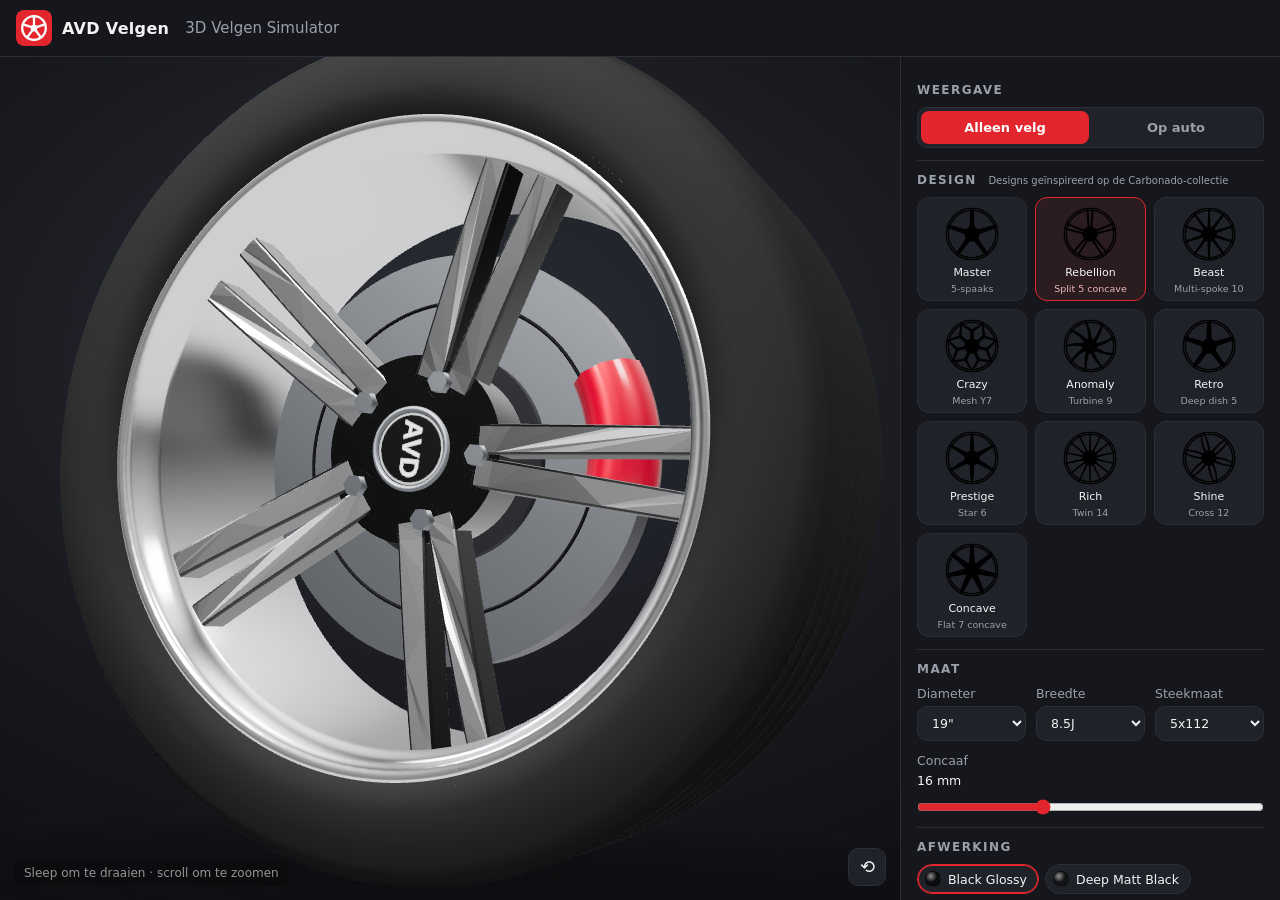
<file: index.html>
<!doctype html>
<html lang="nl">
<head>
  <meta charset="utf-8">
  <meta name="viewport" content="width=device-width, initial-scale=1">
  <title>3D Velgen Simulator – AVD Velgen</title>
  <meta name="description" content="Stel je velgen samen in 3D: kies design, maat, afwerking en band en vraag direct een offerte aan bij AVD Velgen.">
  <link rel="icon" href="assets/favicon.svg" type="image/svg+xml">
  <link rel="stylesheet" href="css/style.css">
  <script type="importmap">
    { "imports": { "three": "./vendor/three/three.module.min.js", "three/addons/": "./vendor/three/addons/" } }
  </script>
</head>
<body data-bg="dark">
  <header class="top">
    <a id="shopLink" class="brand" href="https://avdvelgen.be" target="_blank" rel="noopener">
      <img src="assets/logo.svg" alt="" width="36" height="36">
      <span id="shopName">AVD Velgen</span>
    </a>
    <h1>3D Velgen Simulator</h1>
    <button id="togglePanel" class="icon-btn" type="button" aria-label="Instellingen tonen of verbergen">☰</button>
  </header>

  <main class="layout">
    <section id="viewer" class="viewer" aria-label="3D-weergave van de velg">
      <canvas id="scene"></canvas>
      <p id="nogl" class="nogl" hidden>Je browser ondersteunt geen WebGL. Probeer een recente versie van Chrome, Edge, Firefox of Safari.</p>
      <div class="viewer-hint">Sleep om te draaien · scroll om te zoomen</div>
      <div id="loading" class="loading" hidden><span></span> Model laden…</div>
      <button id="resetView" class="icon-btn float" type="button" title="Camera terugzetten">⟲</button>
      <div id="toast" class="toast" role="status"></div>
    </section>

    <aside class="panel">
      <div class="group">
        <h2>Weergave</h2>
        <div id="modes" class="segmented" role="tablist">
          <button type="button" class="seg active" data-mode="wheel" role="tab">Alleen velg</button>
          <button type="button" class="seg" data-mode="car" role="tab">Op auto</button>
        </div>
      </div>

      <div id="carGroup" class="group" hidden>
        <h2>Auto</h2>
        <div id="cars" class="chips"></div>
        <h3>Carrosseriekleur</h3>
        <div id="carColors" class="chips"></div>
        <p id="carCredit" class="credit"></p>
      </div>

      <div class="group">
        <h2>Design <small id="brandNote" class="h2-note"></small></h2>
        <div id="designs" class="designs"></div>
      </div>

      <div class="group">
        <h2>Maat</h2>
        <div class="row">
          <label>Diameter <select id="diameter"></select></label>
          <label>Breedte <select id="width"></select></label>
          <label>Steekmaat <select id="pcd"></select></label>
        </div>
        <label class="slider">Concaaf <output id="concaveVal">10 mm</output>
          <input id="concave" type="range" min="0" max="45" step="1" value="10">
        </label>
      </div>

      <div class="group">
        <h2>Afwerking</h2>
        <div id="finishes" class="chips"></div>
        <h3>Lip &amp; spaakvlak</h3>
        <div id="lips" class="chips"></div>
      </div>

      <div class="group">
        <h2>Band &amp; remmen</h2>
        <div class="row">
          <label class="check"><input id="tyre" type="checkbox" checked> Band tonen</label>
          <label>Profiel <select id="profile"></select></label>
        </div>
        <h3>Remklauw</h3>
        <div id="calipers" class="chips"></div>
      </div>

      <div class="group">
        <h2>Achtergrond</h2>
        <div id="bgs" class="chips"></div>
        <label class="check"><input id="rotate" type="checkbox" checked> Automatisch draaien</label>
      </div>

      <div class="group summary">
        <h2>Jouw configuratie</h2>
        <p id="sumTitle" class="sum-title"></p>
        <p id="sumFinish"></p>
        <p id="sumTyre" class="muted"></p>
        <div class="actions">
          <button id="quote" class="btn primary" type="button">Offerte aanvragen</button>
          <button id="share" class="btn" type="button">Link delen</button>
          <button id="download" class="btn" type="button">Afbeelding opslaan</button>
          <button id="reset" class="btn ghost" type="button">Alles resetten</button>
        </div>
        <div id="quoteBox" class="quote-box" hidden>
          <p class="muted">Opent je e-mailprogramma niet? Kopieer de tekst hieronder en mail ze zelf.</p>
          <textarea id="quoteText" rows="9" readonly></textarea>
          <div class="row">
            <button id="copyQuote" class="btn" type="button">Tekst kopiëren</button>
            <button id="closeQuote" class="btn ghost" type="button">Sluiten</button>
          </div>
        </div>
        <p class="disclaimer">De 3D-weergave is een visuele benadering. Kleuren en maten kunnen afwijken van het eindproduct. Vraag een offerte aan voor de exacte beschikbaarheid voor jouw wagen.</p>
      </div>

      <div class="group contact">
        <h2>Contact</h2>
        <p id="cName" class="sum-title"></p>
        <p id="cAddress"></p>
        <p id="cPhone"></p>
        <p id="cEmail" class="accent"></p>
        <p id="cHours" class="muted"></p>
      </div>
    </aside>
  </main>

  <script type="module" src="js/app.js"></script>
</body>
</html>
</file>
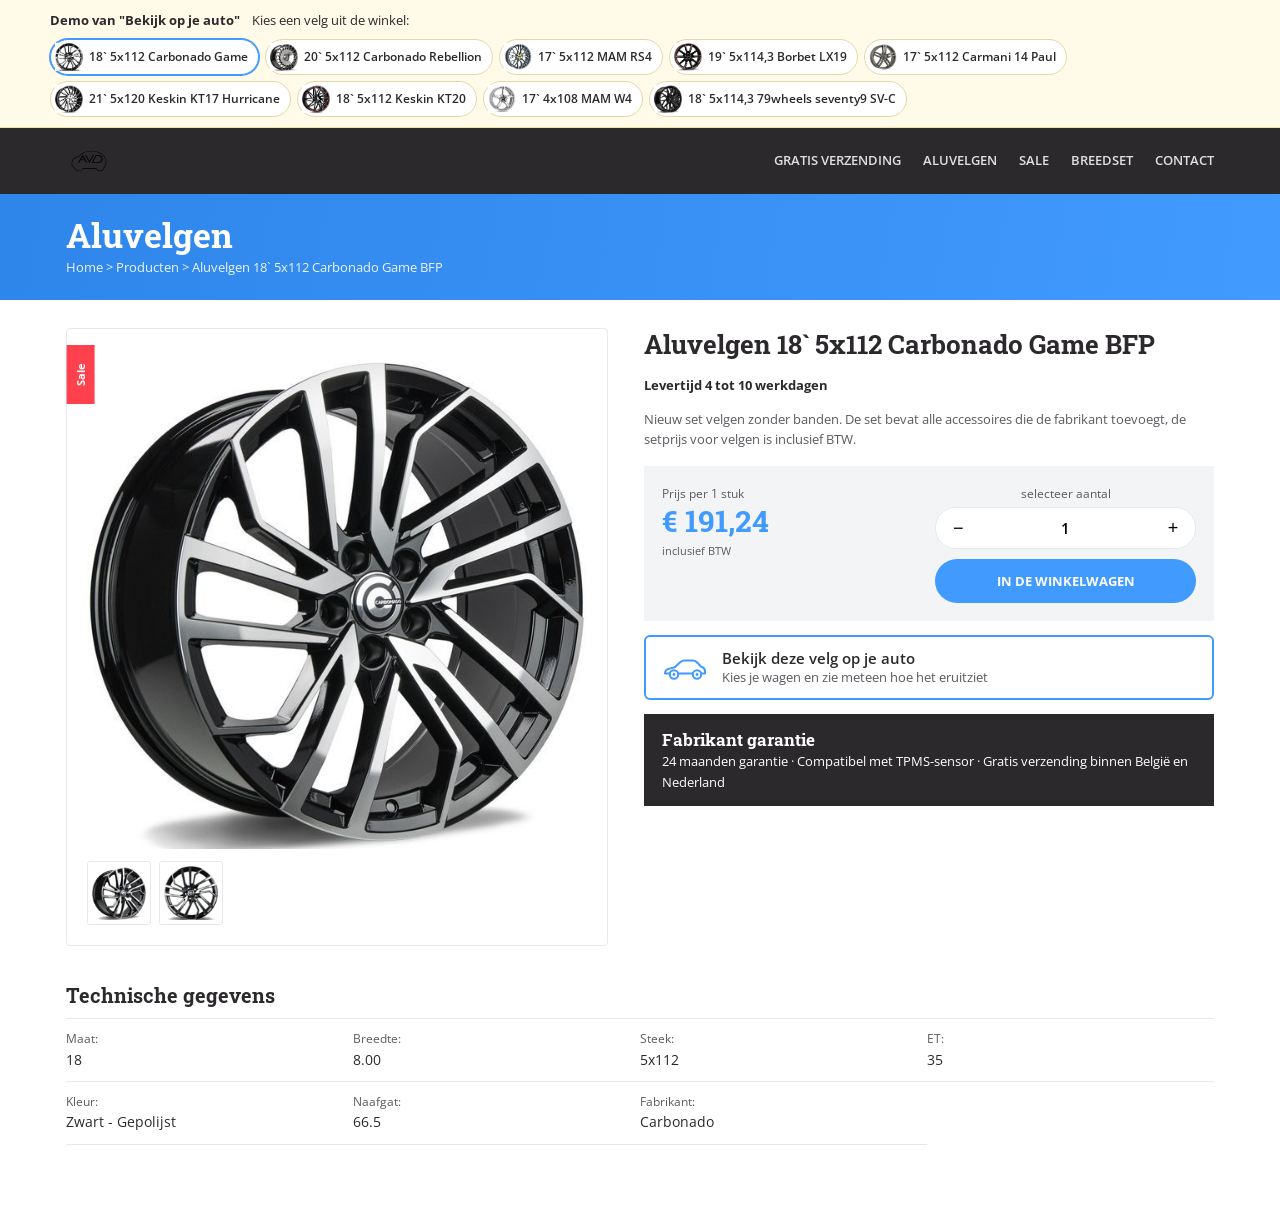
<file: demo/index.html>
<!doctype html>
<html lang="nl-BE">
<head>
<meta charset="utf-8">
<meta name="viewport" content="width=device-width, initial-scale=1">
<title>Velg op je auto · AVD Velgen demo</title>
<link rel="preconnect" href="https://fonts.googleapis.com">
<link rel="preconnect" href="https://fonts.gstatic.com" crossorigin>
<link href="https://fonts.googleapis.com/css2?family=Open+Sans:wght@400;600;700&family=Roboto+Slab:wght@300;400;700&display=swap" rel="stylesheet">
<style>
  :root { --blauw: #419afe; --donker: #2c292d; --tekst: #2c292d; --grijs: #5d5960; --lijn: #e6e8eb; --vlak: #f3f4f6; }
  * { box-sizing: border-box; }
  body { margin: 0; font: 14px/1.6 "Open Sans", sans-serif; color: var(--tekst); background: #fff; }
  a { color: inherit; }
  .demo { background: #fffbe8; border-bottom: 1px solid #f0e2a6; padding: 10px 16px; font-size: 13px; }
  .demo-in { max-width: 1180px; margin: 0 auto; display: flex; flex-wrap: wrap; align-items: center; gap: 8px 12px; }
  .demo strong { font-weight: 700; }
  .demo-velgen { display: flex; flex-wrap: wrap; gap: 6px; }
  .demo-velgen button { display: flex; align-items: center; gap: 6px; min-height: 36px; padding: 3px 10px 3px 4px; border: 1px solid #e3d7a8; border-radius: 999px; background: #fff; font: 600 12px "Open Sans", sans-serif; color: var(--tekst); cursor: pointer; }
  .demo-velgen button img { width: 28px; height: 28px; object-fit: contain; }
  .demo-velgen button[aria-pressed="true"] { border-color: var(--blauw); box-shadow: 0 0 0 1px var(--blauw); }
  .demo-velgen button:focus-visible { outline: 3px solid #1c6fd1; outline-offset: 2px; }

  header.top { background: var(--donker); color: #fff; }
  .top-in { max-width: 1180px; margin: 0 auto; padding: 10px 16px; display: flex; align-items: center; gap: 16px; }
  .top-in img { height: 46px; filter: invert(1) brightness(2); }
  .top-in nav { margin-left: auto; display: flex; gap: 22px; font-weight: 600; font-size: 13px; text-transform: uppercase; }
  .top-in nav a { text-decoration: none; opacity: .85; }
  .top-in nav a:hover { opacity: 1; }
  .band { background: linear-gradient(100deg, #2f86ea, var(--blauw)); color: #fff; }
  .band-in { max-width: 1180px; margin: 0 auto; padding: 22px 16px; }
  .band h2 { margin: 0; font: 700 34px/1.1 "Roboto Slab", serif; }
  .band p { margin: 4px 0 0; font-size: 13px; opacity: .9; }

  main { max-width: 1180px; margin: 0 auto; padding: 28px 16px 60px; }
  .product { display: grid; grid-template-columns: minmax(0, 1fr) minmax(0, 1.05fr); gap: 36px; }
  .galerij { border: 1px solid var(--lijn); border-radius: 4px; padding: 20px; position: relative; }
  .galerij .hoofd { display: block; width: 100%; aspect-ratio: 1; object-fit: contain; }
  .galerij .duimen { display: flex; gap: 8px; margin-top: 12px; }
  .galerij .duimen img { width: 64px; height: 64px; object-fit: contain; border: 1px solid var(--lijn); border-radius: 3px; padding: 4px; }
  .sale { position: absolute; left: 0; top: 16px; background: #fe414c; color: #fff; font-size: 11px; font-weight: 700; padding: 18px 5px; writing-mode: vertical-rl; transform: rotate(180deg); }
  h1 { margin: 0 0 6px; font: 700 26px/1.3 "Roboto Slab", serif; color: var(--tekst); }
  .levertijd { font-weight: 700; font-size: 13px; }
  .intro { color: var(--grijs); font-size: 13px; }
  .sell-box-form { display: grid; grid-template-columns: 1fr 1fr; gap: 12px; background: var(--vlak); padding: 18px; margin-top: 16px; }
  .price-add { font-size: 12px; color: var(--grijs); }
  .price-new { font: 700 30px/1.2 "Roboto Slab", serif; color: var(--blauw); }
  .priceVatIncluded { font-size: 11px; color: var(--grijs); }
  .quantity label { display: block; text-align: center; font-size: 12px; color: var(--grijs); margin-bottom: 4px; }
  .qty { display: grid; grid-template-columns: 44px 1fr 44px; background: #fff; border-radius: 999px; overflow: hidden; border: 1px solid var(--lijn); }
  .qty button { border: 0; background: #fff; font-size: 18px; cursor: pointer; min-height: 40px; }
  .qty input { border: 0; text-align: center; font: 600 15px "Open Sans", sans-serif; width: 100%; }
  .btn-cart { margin-top: 10px; width: 100%; min-height: 44px; border: 0; border-radius: 999px; background: var(--blauw); color: #fff; font: 700 13px "Open Sans", sans-serif; text-transform: uppercase; cursor: pointer; }
  .garantie { background: var(--donker); color: #fff; padding: 14px 18px; margin-top: 14px; font-size: 13px; }
  .garantie strong { font: 700 17px "Roboto Slab", serif; display: block; }
  .data { margin-top: 36px; }
  .data-title { font: 700 20px "Roboto Slab", serif; margin-bottom: 10px; }
  .data ul { list-style: none; margin: 0; padding: 0; display: grid; grid-template-columns: repeat(4, 1fr); border-top: 1px solid var(--lijn); }
  .data li { border-bottom: 1px solid var(--lijn); padding: 10px 12px 10px 0; }
  .data-li-title { font-size: 12px; color: var(--grijs); }
  .toast { position: fixed; left: 50%; bottom: 24px; transform: translate(-50%, 20px); background: var(--donker); color: #fff; padding: 12px 18px; border-radius: 8px; opacity: 0; transition: .25s; pointer-events: none; font-weight: 600; }
  .toast.is-zichtbaar { opacity: 1; transform: translate(-50%, 0); }
  @media (max-width: 820px) {
    .product { grid-template-columns: 1fr; gap: 20px; }
    .top-in nav { display: none; }
    .band h2 { font-size: 26px; }
    .data ul { grid-template-columns: repeat(2, 1fr); }
    .sell-box-form { grid-template-columns: 1fr; }
  }
</style>
</head>
<body>
  <div class="demo" role="region" aria-label="Demo">
    <div class="demo-in">
      <strong>Demo van "Bekijk op je auto"</strong>
      <span>Kies een velg uit de winkel:</span>
      <div class="demo-velgen" id="demo-velgen"></div>
    </div>
  </div>

  <header class="top">
    <div class="top-in">
      <img src="logo.svg" alt="AVD Velgen">
      <nav aria-label="Hoofdmenu"><a href="#">Gratis verzending</a><a href="#">Aluvelgen</a><a href="#">Sale</a><a href="#">Breedset</a><a href="#">Contact</a></nav>
    </div>
  </header>
  <div class="band"><div class="band-in"><h2>Aluvelgen</h2><p>Home &gt; Producten &gt; <span id="kruimel"></span></p></div></div>

  <main id="product"></main>
  <div class="toast" id="toast" role="status" aria-live="polite"></div>

<script>
  var VELGEN = [
    { titel: "Aluvelgen 18` 5x112 Carbonado Game BFP", prijs: "191,24", fotos: ["velgen/carbonado-game-1.jpg", "velgen/carbonado-game-2.jpg"], s: { Maat: "18", Breedte: "8.00", Steek: "5x112", ET: "35", Kleur: "Zwart - Gepolijst", Naafgat: "66.5", Fabrikant: "Carbonado" } },
    { titel: "Aluvelgen 20` 5x112 Carbonado Rebellion BFP", prijs: "273,29", fotos: ["velgen/carbonado-rebellion.jpg"], s: { Maat: "20", Breedte: "9.50", Steek: "5x112", ET: "45", Kleur: "Zwart - Glans", Naafgat: "66.5", Fabrikant: "Carbonado" } },
    { titel: "Aluvelgen 17` 5x112 MAM RS4 PFP", prijs: "189,72", fotos: ["velgen/mam-rs4.jpg"], s: { Maat: "17", Breedte: "7.50", Steek: "5x112", ET: "35", Kleur: "Grafiet - Gepolijst", Naafgat: "66.5", Fabrikant: "MAM Leichtmetallräder" } },
    { titel: "Aluvelgen 19` 5x114,3 Borbet LX19 BGRR", prijs: "255,60", fotos: ["velgen/borbet-lx19.jpg"], s: { Maat: "19", Breedte: "8.00", Steek: "5x114.3", ET: "45", Kleur: "Zwart - Glans", Naafgat: "72.6", Fabrikant: "Borbet" } },
    { titel: "Aluvelgen 17` 5x112 Carmani 14 Paul HG", prijs: "189,30", fotos: ["velgen/carmani-14.png"], s: { Maat: "17", Breedte: "7.50", Steek: "5x112", ET: "35", Kleur: "Grafiet - Glans", Naafgat: "66.5", Fabrikant: "Carmani" } },
    { titel: "Aluvelgen 21` 5x120 Keskin KT17 Hurricane MBFP", prijs: "331,54", fotos: ["velgen/keskin-kt17.jpg"], s: { Maat: "21", Breedte: "9.50", Steek: "5x120", ET: "38", Kleur: "Zwart - Gepolijst", Naafgat: "74.1", Fabrikant: "Keskin Tuning" } },
    { titel: "Aluvelgen 18` 5x112 Keskin KT20 BPRI", prijs: "231,61", fotos: ["velgen/keskin-kt20.jpg"], s: { Maat: "18", Breedte: "8.00", Steek: "5x112", ET: "30", Kleur: "Zwart - Glans", Naafgat: "72.6", Fabrikant: "Keskin Tuning" } },
    { titel: "Aluvelgen 17` 4x108 MAM W4 SL", prijs: "168,11", fotos: ["velgen/mam-w4.jpg"], s: { Maat: "17", Breedte: "7.00", Steek: "4x108", ET: "35", Kleur: "Zilver - Glans", Naafgat: "63.4", Fabrikant: "MAM Leichtmetallräder" } },
    { titel: "Aluvelgen 18` 5x114,3 79wheels seventy9 SV-C BG", prijs: "202,58", fotos: ["velgen/seventy9.jpg"], s: { Maat: "18", Breedte: "8.00", Steek: "5x114.3", ET: "40", Kleur: "Zwart - Glans", Naafgat: "73.1", Fabrikant: "Seventy9" } }
  ];

  // In de echte winkel doet de bestaande winkelwagenknop dit; in de demo tonen we een melding.
  window.AVD_VELG_OP_AUTO = {
    url3d: '3d/',
    onInWinkelwagen: function (product, aantal, auto) {
      var t = document.getElementById('toast');
      t.textContent = aantal + ' × ' + product.naam + ' in je winkelwagen';
      t.classList.add('is-zichtbaar');
      setTimeout(function () { t.classList.remove('is-zichtbaar'); }, 2600);
    }
  };

  function esc(s) { return String(s).replace(/[&<>"]/g, function (c) { return { '&': '&amp;', '<': '&lt;', '>': '&gt;', '"': '&quot;' }[c]; }); }

  function toon(i) {
    var v = VELGEN[i];
    document.getElementById('kruimel').textContent = v.titel;
    document.title = v.titel + ' · AVD Velgen demo';
    // Zelfde opbouw en klassen als de productpagina op avdvelgen.be, zodat het script zijn gegevens zelf vindt
    document.getElementById('product').innerHTML =
      '<div class="product">' +
        '<div class="galerij"><span class="sale">Sale</span>' +
          '<img class="product-image hoofd" src="' + v.fotos[0] + '" alt="' + esc(v.titel) + '">' +
          '<div class="duimen">' + v.fotos.map(function (f, k) { return k ? '<img class="product-image" src="' + f + '" alt="">' : '<img src="' + f + '" alt="">'; }).join('') + '</div>' +
        '</div>' +
        '<div>' +
          '<h1 class="h1">' + esc(v.titel) + '</h1>' +
          '<p class="levertijd">Levertijd 4 tot 10 werkdagen</p>' +
          '<p class="intro">Nieuw set velgen zonder banden. De set bevat alle accessoires die de fabrikant toevoegt, de setprijs voor velgen is inclusief BTW.</p>' +
          '<div class="sell-box-form sell-box-form-table">' +
            '<div><div class="price-add">Prijs per 1 stuk</div><span class="price price-new shop-product-price-gross"><span class="val">€&nbsp;' + v.prijs + '</span></span><br><span class="priceVatIncluded">inclusief BTW</span></div>' +
            '<div><div class="form-group quantity"><label for="productPageQuantity">selecteer aantal</label>' +
              '<div class="qty"><button type="button" aria-label="Eén minder" onclick="var q=document.getElementById(\'productPageQuantity\');q.value=Math.max(1,q.value-1)">−</button><input id="productPageQuantity" value="1" inputmode="numeric"><button type="button" aria-label="Eén meer" onclick="var q=document.getElementById(\'productPageQuantity\');q.value=+q.value+1">+</button></div></div>' +
              '<button type="button" class="btn btn-primary btn-cart">In de winkelwagen</button></div>' +
          '</div>' +
          '<div class="garantie"><strong>Fabrikant garantie</strong>24 maanden garantie · Compatibel met TPMS-sensor · Gratis verzending binnen België en Nederland</div>' +
        '</div>' +
      '</div>' +
      '<div class="data"><div class="data-title">Technische gegevens</div><ul>' +
        Object.keys(v.s).map(function (k) { return '<li><div class="data-li"><div class="data-li-title">' + k + ':</div> ' + esc(v.s[k]) + '</div></li>'; }).join('') +
      '</ul></div>';
    document.querySelectorAll('#demo-velgen button').forEach(function (b, k) { b.setAttribute('aria-pressed', String(k === i)); });
    if (window.AVDVelgOpAuto) window.AVDVelgOpAuto.plaatsKnop();
  }

  document.getElementById('demo-velgen').innerHTML = VELGEN.map(function (v, i) {
    var kort = v.titel.replace(/^Aluvelgen\s+/, '').replace(/\s+\S+$/, '');
    return '<button type="button" data-i="' + i + '"><img src="' + v.fotos[v.fotos.length - 1] + '" alt="">' + esc(kort) + '</button>';
  }).join('');
  document.getElementById('demo-velgen').addEventListener('click', function (e) {
    var b = e.target.closest('button');
    if (b) toon(+b.getAttribute('data-i'));
  });
  toon(0);
</script>
<script src="../avd-velg-op-auto.js"></script>
</body>
</html>
</file>
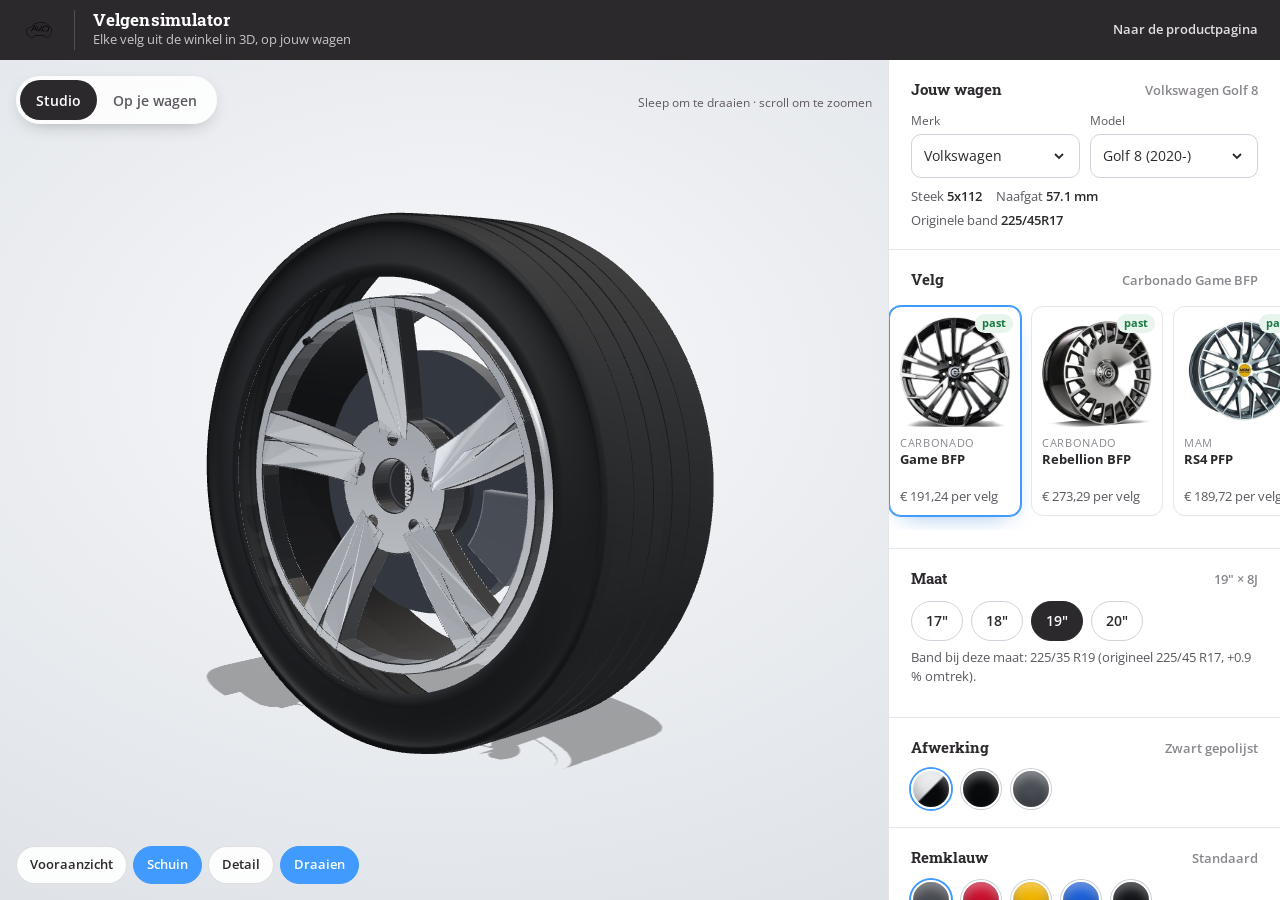
<file: demo/simulator/index.html>
<!doctype html>
<html lang="nl-BE">
<head>
<meta charset="utf-8">
<meta name="viewport" content="width=device-width, initial-scale=1, viewport-fit=cover">
<title>Velgensimulator · AVD Velgen</title>
<meta name="description" content="Kies je wagen en bekijk elke velg uit de winkel in 3D: in de studio of gemonteerd op jouw auto, in de juiste maat en afwerking.">
<link rel="preconnect" href="https://fonts.googleapis.com">
<link rel="preconnect" href="https://fonts.gstatic.com" crossorigin>
<link href="https://fonts.googleapis.com/css2?family=Open+Sans:wght@400;600;700&family=Roboto+Slab:wght@400;700&display=swap" rel="stylesheet">
<link rel="icon" href="../logo.svg">
<style>
  :root {
    --blauw: #419afe; --blauw-donker: #1c6fd1; --donker: #2c292d; --tekst: #2c292d; --grijs: #5d5960; --zacht: #8a868d;
    --lijn: #e3e6ea; --vlak: #f4f5f7; --wit: #fff; --rood: #c8102e; --groen: #1d7a46; --amber: #a86400;
    --paneel: 392px; --radius: 12px; --focus: 0 0 0 3px #fff, 0 0 0 5px var(--blauw-donker);
    --ease: cubic-bezier(.2,.8,.2,1);
    color-scheme: light;
  }
  * { box-sizing: border-box; }
  html, body { height: 100%; }
  body { margin: 0; font: 14px/1.5 "Open Sans", system-ui, sans-serif; color: var(--tekst); background: var(--vlak); display: grid; grid-template-rows: auto 1fr; -webkit-font-smoothing: antialiased; }
  ::selection { background: #cfe4ff; color: var(--donker); }
  :focus-visible { outline: none; box-shadow: var(--focus); }
  button { font: inherit; color: inherit; }
  .sr { position: absolute; width: 1px; height: 1px; overflow: hidden; clip: rect(0 0 0 0); white-space: nowrap; }

  /* kop */
  .kop { display: flex; align-items: center; gap: 18px; padding: 0 22px; height: 60px; background: var(--donker); color: #fff; }
  .kop img { height: 34px; filter: invert(1) brightness(2); }
  .kop h1 { margin: 0; font: 700 17px/1.2 "Roboto Slab", serif; letter-spacing: .005em; }
  .kop p { margin: 0; font-size: 12.5px; color: #c8c4ca; }
  .kop .titel { display: flex; flex-direction: column; gap: 1px; border-left: 1px solid rgba(255,255,255,.18); padding-left: 18px; }
  .kop a.terug { margin-left: auto; color: #fff; text-decoration: none; font-weight: 600; font-size: 13px; opacity: .85; display: inline-flex; align-items: center; gap: 8px; min-height: 44px; }
  .kop a.terug:hover { opacity: 1; text-decoration: underline; text-underline-offset: 3px; }

  /* indeling */
  .lijf { display: grid; grid-template-columns: minmax(0, 1fr) var(--paneel); min-height: 0; }
  .podium { position: relative; min-height: 0; background: radial-gradient(120% 90% at 50% 38%, #f7f8fa 0%, #e6e9ed 55%, #d9dde2 100%); }
  .podium canvas { display: block; width: 100%; height: 100%; outline: none; touch-action: none; }
  .podium canvas:focus-visible { box-shadow: inset 0 0 0 3px var(--blauw-donker); }

  .segment { position: absolute; left: 16px; top: 16px; display: inline-flex; padding: 4px; border-radius: 999px; background: rgba(255,255,255,.86); backdrop-filter: blur(10px); box-shadow: 0 6px 20px -10px rgba(20,24,30,.45); }
  .segment button { min-height: 40px; padding: 0 16px; border: 0; border-radius: 999px; background: transparent; font-weight: 600; color: var(--grijs); cursor: pointer; transition: background .25s var(--ease), color .25s var(--ease); }
  .segment button[aria-pressed="true"] { background: var(--donker); color: #fff; }
  .segment button:not([aria-pressed="true"]):hover { color: var(--donker); }

  .hoeken { position: absolute; left: 16px; bottom: 16px; display: flex; flex-wrap: wrap; gap: 6px; }
  .hoeken button { min-height: 38px; padding: 0 13px; border: 1px solid rgba(44,41,45,.14); border-radius: 999px; background: rgba(255,255,255,.9); font-weight: 600; font-size: 12.5px; color: var(--donker); cursor: pointer; transition: border-color .2s, background .2s; }
  .hoeken button:hover { border-color: var(--blauw); }
  .hoeken button[aria-pressed="true"] { background: var(--blauw); border-color: var(--blauw); color: #fff; }

  .laden { position: absolute; inset: 0; display: grid; place-items: center; padding: 24px; text-align: center; background: rgba(236,238,241,.78); backdrop-filter: blur(6px); color: var(--grijs); font-weight: 600; opacity: 0; pointer-events: none; transition: opacity .35s var(--ease); }
  .laden.aan { opacity: 1; pointer-events: auto; }
  .laden .ring { width: 46px; height: 46px; margin: 0 auto 12px; border-radius: 50%; border: 3px solid #cfd4da; border-top-color: var(--blauw); animation: draai 1s linear infinite; }
  .laden small { display: block; margin-top: 6px; font-weight: 400; color: var(--zacht); }
  .laden .fout { color: var(--rood); }
  @keyframes draai { to { transform: rotate(360deg); } }
  @media (prefers-reduced-motion: reduce) { .laden .ring { animation-duration: 3s; } }

  .bron { position: absolute; right: 16px; bottom: 16px; max-width: min(60%, 520px); font-size: 11.5px; color: var(--grijs); background: rgba(255,255,255,.82); padding: 5px 10px; border-radius: 8px; }
  .bron a { color: var(--blauw-donker); }
  .tip { position: absolute; right: 16px; top: 22px; font-size: 12px; color: var(--grijs); }

  /* paneel */
  .paneel { background: var(--wit); border-left: 1px solid var(--lijn); overflow: auto; overscroll-behavior: contain; display: flex; flex-direction: column; scrollbar-width: thin; scrollbar-color: #c9ced4 transparent; }
  .paneel::-webkit-scrollbar { width: 8px; } .paneel::-webkit-scrollbar-thumb { background: #c9ced4; border-radius: 8px; }
  .stap { padding: 20px 22px 18px; border-bottom: 1px solid var(--lijn); }
  .stap h2 { margin: 0 0 12px; font: 700 15px/1.3 "Roboto Slab", serif; display: flex; align-items: baseline; gap: 10px; }
  .stap h2 .nu { margin-left: auto; font: 600 12.5px "Open Sans", sans-serif; color: var(--zacht); }
  .veld { display: block; margin-bottom: 10px; }
  .veld span { display: block; font-size: 12px; color: var(--grijs); margin-bottom: 4px; }
  select { width: 100%; min-height: 44px; padding: 0 38px 0 12px; border: 1px solid #cfd4da; border-radius: 10px; background: #fff url("data:image/svg+xml,%3Csvg xmlns='http://www.w3.org/2000/svg' width='16' height='16' fill='none' stroke='%232c292d' stroke-width='1.8'%3E%3Cpath d='M4 6l4 4 4-4'/%3E%3C/svg%3E") no-repeat right 12px center; appearance: none; font: 14px "Open Sans", sans-serif; color: var(--donker); }
  select:hover { border-color: #aab1b9; }
  .twee { display: grid; grid-template-columns: 1fr 1fr; gap: 10px; }
  .feit { display: flex; flex-wrap: wrap; gap: 6px 14px; font-size: 12.5px; color: var(--grijs); }
  .feit b { color: var(--donker); font-weight: 600; }

  /* velgenstrook */
  .strook { display: flex; gap: 10px; overflow-x: auto; padding: 4px 22px 14px; margin: 0 -22px; scroll-snap-type: x proximity; scrollbar-width: thin; scrollbar-color: #c9ced4 transparent; }
  .strook::-webkit-scrollbar { height: 8px; } .strook::-webkit-scrollbar-thumb { background: #c9ced4; border-radius: 8px; }
  .velg { position: relative; flex: 0 0 132px; scroll-snap-align: start; }
  .velg input { position: absolute; opacity: 0; width: 1px; height: 1px; }
  .velg span.kaart { display: block; border: 1px solid var(--lijn); border-radius: var(--radius); padding: 10px 10px 9px; background: #fff; cursor: pointer; transition: border-color .2s, transform .25s var(--ease), box-shadow .25s var(--ease); }
  .velg span.kaart:hover { transform: translateY(-2px); box-shadow: 0 10px 24px -14px rgba(20,24,30,.5); }
  .velg img { display: block; width: 100%; aspect-ratio: 1; object-fit: contain; margin-bottom: 8px; }
  .velg .merk { display: block; font-size: 11px; text-transform: uppercase; letter-spacing: .06em; color: var(--zacht); }
  .velg .naam { display: block; font-weight: 700; font-size: 13px; line-height: 1.25; color: var(--donker); min-height: 2.5em; }
  .velg .prijs { display: block; margin-top: 4px; font-size: 12.5px; color: var(--grijs); font-variant-numeric: tabular-nums; }
  .velg .past { position: absolute; right: 8px; top: 8px; font-size: 10.5px; font-weight: 700; padding: 2px 7px; border-radius: 999px; background: #e8f5ec; color: var(--groen); }
  .velg .past.niet { background: #fdecef; color: var(--rood); }
  .velg input:checked + span.kaart { border-color: var(--blauw); box-shadow: 0 0 0 1px var(--blauw), 0 10px 24px -14px rgba(28,111,209,.6); }
  .velg input:focus-visible + span.kaart { box-shadow: var(--focus); }

  /* maten, stalen */
  .pillen { display: flex; flex-wrap: wrap; gap: 8px; }
  .pil { position: relative; }
  .pil input { position: absolute; opacity: 0; width: 1px; height: 1px; }
  .pil span { display: inline-flex; align-items: center; justify-content: center; min-width: 52px; min-height: 40px; padding: 0 12px; border: 1px solid #cfd4da; border-radius: 999px; background: #fff; font-weight: 600; cursor: pointer; font-variant-numeric: tabular-nums; transition: border-color .2s, background .2s, color .2s; }
  .pil span:hover { border-color: var(--blauw); }
  .pil input:checked + span { background: var(--donker); border-color: var(--donker); color: #fff; }
  .pil input:focus-visible + span { box-shadow: var(--focus); }
  .pil input:disabled + span { opacity: .4; cursor: not-allowed; }
  .stalen { display: flex; flex-wrap: wrap; gap: 10px; }
  .staal { position: relative; }
  .staal input { position: absolute; opacity: 0; width: 1px; height: 1px; }
  .staal span.bol { display: block; width: 40px; height: 40px; border-radius: 50%; border: 2px solid #fff; box-shadow: 0 0 0 1px #c9ced4, inset 0 -8px 12px rgba(0,0,0,.25), inset 0 6px 10px rgba(255,255,255,.35); cursor: pointer; transition: transform .2s var(--ease), box-shadow .2s; }
  .staal span.bol:hover { transform: scale(1.06); }
  .staal input:checked + span.bol { box-shadow: 0 0 0 2px var(--blauw), inset 0 -8px 12px rgba(0,0,0,.25), inset 0 6px 10px rgba(255,255,255,.35); }
  .staal input:focus-visible + span.bol { box-shadow: var(--focus); }
  .staal .regenboog { background: conic-gradient(#e33, #fc3, #3c6, #36c, #e33); }
  .gekozen { margin-top: 8px; font-size: 12.5px; color: var(--grijs); min-height: 1.2em; }

  /* samenvatting */
  .samen { padding: 20px 22px 24px; margin-top: auto; background: var(--vlak); }
  .samen .regel { display: flex; justify-content: space-between; gap: 12px; font-size: 13px; padding: 5px 0; border-bottom: 1px dashed #d8dce1; }
  .samen .regel:last-of-type { border-bottom: 0; }
  .samen .regel b { font-weight: 600; text-align: right; font-variant-numeric: tabular-nums; }
  .waarschuwing { margin: 10px 0 0; padding: 10px 12px; border-radius: 10px; background: #fff6e5; color: var(--amber); font-size: 12.5px; line-height: 1.45; }
  .waarschuwing:empty { display: none; }
  .prijsrij { display: flex; align-items: baseline; justify-content: space-between; margin: 14px 0 10px; }
  .prijsrij .totaal { font: 700 28px/1 "Roboto Slab", serif; color: var(--blauw-donker); font-variant-numeric: tabular-nums; }
  .prijsrij small { color: var(--zacht); font-size: 12px; }
  .cta { display: flex; align-items: center; justify-content: center; gap: 10px; width: 100%; min-height: 50px; border: 0; border-radius: 999px; background: var(--blauw); color: #fff; font-weight: 700; font-size: 14px; text-transform: uppercase; letter-spacing: .02em; cursor: pointer; transition: background .2s, transform .15s var(--ease); }
  .cta:hover { background: var(--blauw-donker); }
  .cta:active { transform: scale(.985); }
  .rij { display: grid; grid-template-columns: 1fr 1fr; gap: 8px; margin-top: 8px; }
  .tweede { min-height: 44px; border: 1px solid #cfd4da; border-radius: 999px; background: #fff; font-weight: 600; font-size: 13px; cursor: pointer; transition: border-color .2s; }
  .tweede:hover { border-color: var(--blauw); }
  .toast { position: fixed; left: 50%; bottom: 24px; transform: translate(-50%, 16px); background: var(--donker); color: #fff; padding: 12px 18px; border-radius: 10px; opacity: 0; transition: .3s var(--ease); pointer-events: none; font-weight: 600; box-shadow: 0 14px 30px -14px rgba(0,0,0,.6); }
  .toast.aan { opacity: 1; transform: translate(-50%, 0); }

  @media (max-width: 960px) {
    .lijf { grid-template-columns: 1fr; grid-template-rows: 52dvh 1fr; }
    .paneel { border-left: 0; border-top: 1px solid var(--lijn); }
    .bron { display: none; }
    .tip { display: none; }
    .kop { padding: 0 16px; gap: 12px; } .kop p { display: none; } .kop .titel { padding-left: 12px; }
    .stap, .samen { padding-left: 16px; padding-right: 16px; }
    .strook { padding-left: 16px; padding-right: 16px; margin: 0 -16px; }
    .segment { left: 12px; top: 12px; }
    .hoeken { left: 12px; bottom: 12px; right: 12px; }
  }
</style>
</head>
<body>
<header class="kop">
  <img src="../logo.svg" alt="AVD Velgen">
  <div class="titel"><h1>Velgensimulator</h1><p>Elke velg uit de winkel in 3D, op jouw wagen</p></div>
  <a class="terug" href="../">Naar de productpagina</a>
</header>

<div class="lijf">
  <section class="podium" aria-label="3D-weergave">
    <canvas id="c" tabindex="0" aria-label="3D-weergave van de gekozen velg. Sleep om te draaien, scroll om te zoomen."></canvas>
    <div class="segment" role="group" aria-label="Weergave">
      <button type="button" data-weergave="studio" aria-pressed="true">Studio</button>
      <button type="button" data-weergave="auto" aria-pressed="false">Op je wagen</button>
    </div>
    <p class="tip">Sleep om te draaien · scroll om te zoomen</p>
    <div class="hoeken" id="hoeken" role="group" aria-label="Camerastandpunt"></div>
    <div class="laden" id="laden" aria-live="polite"></div>
    <div class="bron" id="bron"></div>
  </section>

  <aside class="paneel" aria-label="Instellingen">
    <div class="stap">
      <h2>Jouw wagen <span class="nu" id="wagen-nu"></span></h2>
      <div class="twee">
        <label class="veld"><span>Merk</span><select id="merk"></select></label>
        <label class="veld"><span>Model</span><select id="model"></select></label>
      </div>
      <div class="feit" id="wagen-feit"></div>
    </div>

    <div class="stap">
      <h2>Velg <span class="nu" id="velg-nu"></span></h2>
      <div class="strook" id="velgen" role="radiogroup" aria-label="Velg kiezen"></div>
    </div>

    <div class="stap">
      <h2>Maat <span class="nu" id="maat-nu"></span></h2>
      <div class="pillen" id="maten" role="radiogroup" aria-label="Velgmaat in inch"></div>
      <p class="gekozen" id="band-tekst"></p>
    </div>

    <div class="stap">
      <h2>Afwerking <span class="nu" id="afw-nu"></span></h2>
      <div class="stalen" id="afwerkingen" role="radiogroup" aria-label="Afwerking van de velg"></div>
    </div>

    <div class="stap">
      <h2>Remklauw <span class="nu" id="klauw-nu"></span></h2>
      <div class="stalen" id="klauwen" role="radiogroup" aria-label="Kleur van de remklauw"></div>
    </div>

    <div class="stap" id="stap-lak">
      <h2>Lak van de wagen <span class="nu" id="lak-nu"></span></h2>
      <div class="stalen" id="lakken" role="radiogroup" aria-label="Lakkleur van de wagen"></div>
    </div>

    <div class="samen">
      <div class="regel"><span>Velg</span><b id="s-velg"></b></div>
      <div class="regel"><span>Maat en breedte</span><b id="s-maat"></b></div>
      <div class="regel"><span>Steek · ET · naafgat</span><b id="s-steek"></b></div>
      <div class="regel"><span>Band (voorstel)</span><b id="s-band"></b></div>
      <p class="waarschuwing" id="waarschuwing"></p>
      <div class="prijsrij"><div><span class="totaal" id="s-prijs"></span> <small>set van 4, incl. btw</small></div><small id="s-stuk"></small></div>
      <button type="button" class="cta" id="winkelwagen">Set van 4 in winkelwagen</button>
      <div class="rij">
        <button type="button" class="tweede" id="bewaar">Afbeelding bewaren</button>
        <button type="button" class="tweede" id="deel">Link kopiëren</button>
      </div>
    </div>
  </aside>
</div>
<div class="toast" id="toast" role="status" aria-live="polite"></div>

<script>window.AVD_VELG_OP_AUTO = { autoMount: false };</script>
<script src="../../avd-velg-op-auto.js"></script>
<script type="importmap">
{ "imports": {
  "three": "../../vendor/three/three.module.min.js",
  "three/addons/": "../../vendor/three/addons/"
} }
</script>
<script type="module" src="app.js"></script>
</body>
</html>
</file>
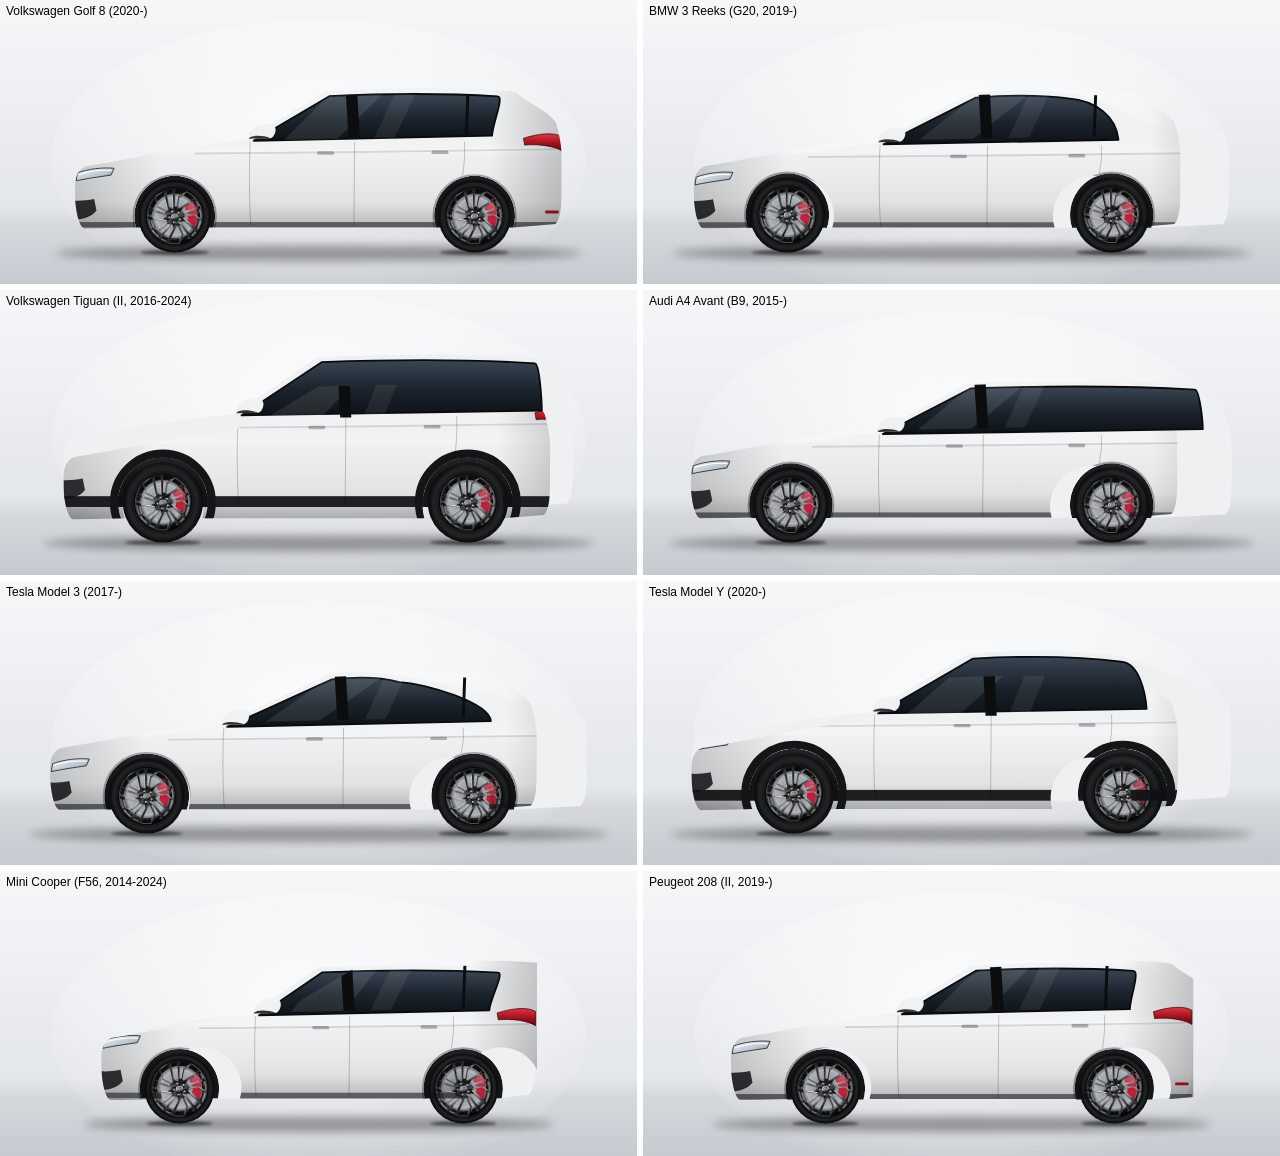
<file: test/autos.html>
<!doctype html>
<meta charset="utf-8">
<style>body{margin:0;background:#fff;font:12px sans-serif}.g{display:grid;grid-template-columns:1fr 1fr;gap:6px}.g div{position:relative}.g span{position:absolute;left:6px;top:4px}svg{display:block;width:100%}</style>
<div class="g" id="g"></div>
<script>window.AVD_VELG_OP_AUTO={autoMount:false}</script>
<script src="../avd-velg-op-auto.js"></script>
<script>
  var A = AVDVelgOpAuto, ids = (new URLSearchParams(location.search).get('ids') || 'volkswagen-golf-8-2020,bmw-3-reeks-g20-2019,volkswagen-tiguan-ii-2016-2024,audi-a4-avant-b9-2015,tesla-model-3-2017,tesla-model-y-2020,mini-cooper-f56-2014-2024,peugeot-208-ii-2019').split(',');
  var inch = +(new URLSearchParams(location.search).get('inch') || 18);
  A.maakVelg(['../demo/velgen/carbonado-game-1.jpg','../demo/velgen/carbonado-game-2.jpg']).then(function (velg) {
    document.getElementById('g').innerHTML = ids.map(function (id) {
      var a = A.autos.filter(function (x) { return x.id === id; })[0];
      if (!a) return '<div>?' + id + '</div>';
      var o = A.leesBand(a.band);
      return '<div><span>' + a.merk + ' ' + a.model + '</span>' + A.tekenAuto(a, { lak: '#eef0f2', remklauw: '#c8102e', verlaging: 0, velg: velg, inch: inch, band: A.bandVoorstel(o, inch, 8), label: a.model }) + '</div>';
    }).join('');
  });
</script>
</file>
<file: css/style.css>
:root {
  --bg: #0e0f12;
  --bg-2: #1a1c22;
  --panel: #15171c;
  --panel-2: #1f2229;
  --text: #f2f3f5;
  --muted: #9aa0ab;
  --line: #2a2e37;
  --accent: #e3262e;       /* TODO: afstemmen op huisstijl avdvelgen.be */
  --accent-2: #ff5a5f;
  --radius: 12px;
  --font: Inter, "Segoe UI", system-ui, -apple-system, Roboto, Arial, sans-serif;
}
* { box-sizing: border-box; }
html, body { height: 100%; margin: 0; }
body {
  font-family: var(--font); color: var(--text); background: var(--bg);
  display: flex; flex-direction: column; min-height: 100dvh; overflow: hidden;
}
.top {
  display: flex; align-items: center; gap: 16px; padding: 10px 16px;
  border-bottom: 1px solid var(--line); background: var(--panel);
}
.brand { display: flex; align-items: center; gap: 10px; color: var(--text); text-decoration: none; font-weight: 700; letter-spacing: .02em; }
.brand img { border-radius: 8px; }
.top h1 { font-size: 15px; font-weight: 500; color: var(--muted); margin: 0; flex: 1; }
.icon-btn {
  background: var(--panel-2); color: var(--text); border: 1px solid var(--line); border-radius: 10px;
  width: 38px; height: 38px; font-size: 18px; cursor: pointer;
}
.icon-btn.float { position: absolute; right: 14px; bottom: 14px; }

.layout { flex: 1; display: grid; grid-template-columns: 1fr 380px; min-height: 0; }
.viewer { position: relative; min-height: 0; overflow: hidden; }
#scene { width: 100%; height: 100%; display: block; touch-action: none; }
body[data-bg="dark"] .viewer  { background: radial-gradient(120% 90% at 50% 35%, #2a2d35 0%, #16181d 55%, #0b0c0f 100%); }
body[data-bg="light"] .viewer { background: radial-gradient(120% 90% at 50% 35%, #ffffff 0%, #e9ebee 55%, #c9ccd2 100%); }
body[data-bg="room"] .viewer  { background: linear-gradient(180deg, #3b3f48 0%, #262930 48%, #5a5e68 48.2%, #2f323a 100%); }
.viewer-hint {
  position: absolute; left: 14px; bottom: 14px; font-size: 12px; color: #fff; opacity: .55;
  background: rgba(0,0,0,.35); padding: 6px 10px; border-radius: 8px; pointer-events: none;
}
body[data-bg="light"] .viewer-hint { color: #111; background: rgba(255,255,255,.5); opacity: .8; }
.loading {
  position: absolute; top: 14px; left: 14px; display: flex; align-items: center; gap: 8px;
  background: rgba(0,0,0,.45); color: #fff; padding: 8px 12px; border-radius: 999px; font-size: 13px; pointer-events: none;
}
.loading span { width: 12px; height: 12px; border-radius: 50%; border: 2px solid #fff6; border-top-color: #fff; animation: spin .8s linear infinite; }
@keyframes spin { to { transform: rotate(360deg); } }
@media (prefers-reduced-motion: reduce) { .loading span { animation: none; } }
.credit { font-size: 10.5px; color: var(--muted); margin: 10px 0 0; line-height: 1.4; }
.nogl { position: absolute; inset: 0; display: grid; place-items: center; padding: 24px; text-align: center; }
.toast {
  position: absolute; top: 14px; left: 50%; transform: translate(-50%, -10px); opacity: 0;
  background: var(--accent); color: #fff; padding: 8px 14px; border-radius: 999px; font-size: 13px; transition: .25s; pointer-events: none;
}
.toast.show { opacity: 1; transform: translate(-50%, 0); }

.panel { background: var(--panel); border-left: 1px solid var(--line); overflow-y: auto; padding: 14px 16px 24px; }
.group { padding: 12px 0; border-bottom: 1px solid var(--line); }
.group:last-child { border-bottom: 0; }
h2 { font-size: 12px; text-transform: uppercase; letter-spacing: .12em; color: var(--muted); margin: 0 0 10px; }
.h2-note { text-transform: none; letter-spacing: 0; font-weight: 400; margin-left: 6px; }
.segmented { display: grid; grid-template-columns: 1fr 1fr; background: var(--panel-2); border: 1px solid var(--line); border-radius: 10px; padding: 3px; gap: 3px; }
.seg { border: 0; background: transparent; color: var(--muted); font: inherit; font-size: 13px; font-weight: 600; padding: 9px; border-radius: 8px; cursor: pointer; }
.seg.active { background: var(--accent); color: #fff; }
.quote-box { margin: 6px 0 10px; display: grid; gap: 8px; }
.quote-box textarea { width: 100%; font: 12px/1.4 ui-monospace, Menlo, Consolas, monospace; background: var(--panel-2); color: var(--text); border: 1px solid var(--line); border-radius: 10px; padding: 10px; resize: vertical; }
.contact p { margin: 0 0 3px; font-size: 13px; }
.accent { color: var(--accent-2); }
[hidden] { display: none !important; }
h3 { font-size: 12px; font-weight: 500; color: var(--muted); margin: 12px 0 8px; }

.designs { display: grid; grid-template-columns: repeat(auto-fill, minmax(84px, 1fr)); gap: 8px; }
.design {
  background: var(--panel-2); border: 1px solid var(--line); border-radius: var(--radius); color: var(--text);
  padding: 8px 4px 6px; cursor: pointer; display: flex; flex-direction: column; align-items: center; gap: 4px; font: inherit; font-size: 11px;
  transition: border-color .15s, background .15s;
}
.design canvas { width: 56px; height: 56px; color: #d7dae0; }
.design small { font-size: 9.5px; color: var(--muted); }
.design.active small { color: #e9b4b7; }
.design.active { border-color: var(--accent); background: #2a1c1f; }
.design.active canvas { color: #fff; }
.design:hover { border-color: #4a5060; }

.chips { display: flex; flex-wrap: wrap; gap: 6px; }
.chip {
  display: inline-flex; align-items: center; gap: 7px; background: var(--panel-2); border: 1px solid var(--line); color: var(--text);
  border-radius: 999px; padding: 6px 11px 6px 7px; font: inherit; font-size: 12.5px; cursor: pointer; transition: border-color .15s;
}
.chip:not(:has(.sw)) { padding-left: 11px; }
.chip.active { border-color: var(--accent); box-shadow: inset 0 0 0 1px var(--accent); }
.chip:hover { border-color: #4a5060; }
.sw { width: 16px; height: 16px; border-radius: 50%; background: radial-gradient(circle at 35% 30%, #fff8 0, transparent 45%), var(--c); border: 1px solid #0006; }

.row { display: flex; gap: 10px; }
.row > label { flex: 1; }
label { display: flex; flex-direction: column; gap: 5px; font-size: 12.5px; color: var(--muted); }
label.check { flex-direction: row; align-items: center; gap: 8px; color: var(--text); padding-top: 18px; }
select, input[type="range"] { width: 100%; font: inherit; }
select {
  background: var(--panel-2); color: var(--text); border: 1px solid var(--line); border-radius: 10px; padding: 8px 10px;
}
.slider { margin-top: 12px; }
.slider output { float: right; color: var(--text); }
input[type="range"] { accent-color: var(--accent); margin: 6px 0 0; }
input[type="checkbox"] { accent-color: var(--accent); width: 16px; height: 16px; }

.summary .sum-title { font-size: 17px; font-weight: 700; margin: 0 0 4px; }
.summary p { margin: 0 0 4px; font-size: 13.5px; }
.muted { color: var(--muted); }
.actions { display: grid; grid-template-columns: 1fr 1fr; gap: 8px; margin: 14px 0 10px; }
.btn {
  border: 1px solid var(--line); background: var(--panel-2); color: var(--text); border-radius: 10px; padding: 11px 12px;
  font: inherit; font-size: 13.5px; font-weight: 600; cursor: pointer; transition: filter .15s;
}
.btn:hover { filter: brightness(1.15); }
.btn.primary { grid-column: 1 / -1; background: var(--accent); border-color: var(--accent); color: #fff; }
.btn.ghost { background: transparent; }
.disclaimer { font-size: 11.5px; color: var(--muted); line-height: 1.45; }

@media (max-width: 860px) {
  body { overflow: auto; }
  .top h1 { display: none; }
  .layout { grid-template-columns: 1fr; grid-template-rows: 58dvh auto; }
  .viewer { height: 58dvh; }
  .panel { border-left: 0; border-top: 1px solid var(--line); }
  body.panel-collapsed .panel { display: none; }
  body.panel-collapsed .layout { grid-template-rows: 1fr; }
  body.panel-collapsed .viewer { height: calc(100dvh - 59px); }
}
@media (min-width: 861px) { #togglePanel { display: none; } }
</file>
